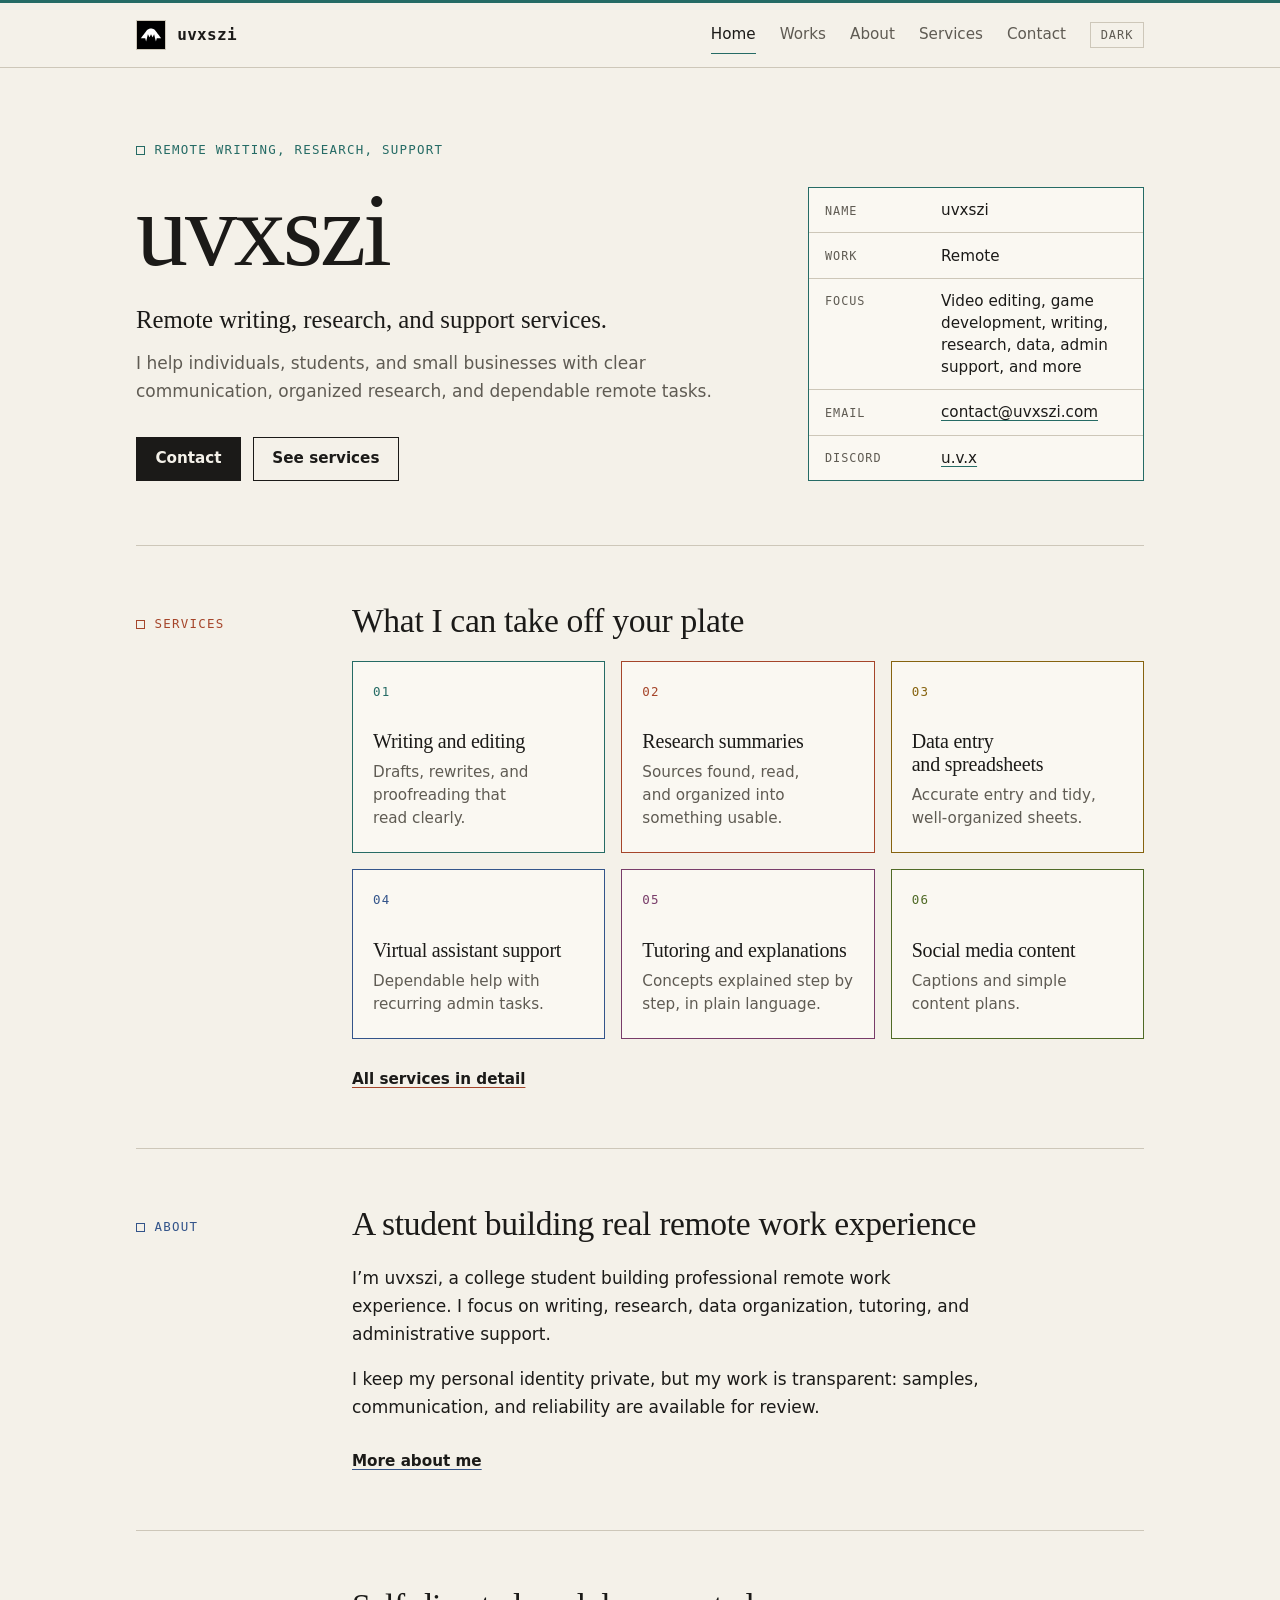
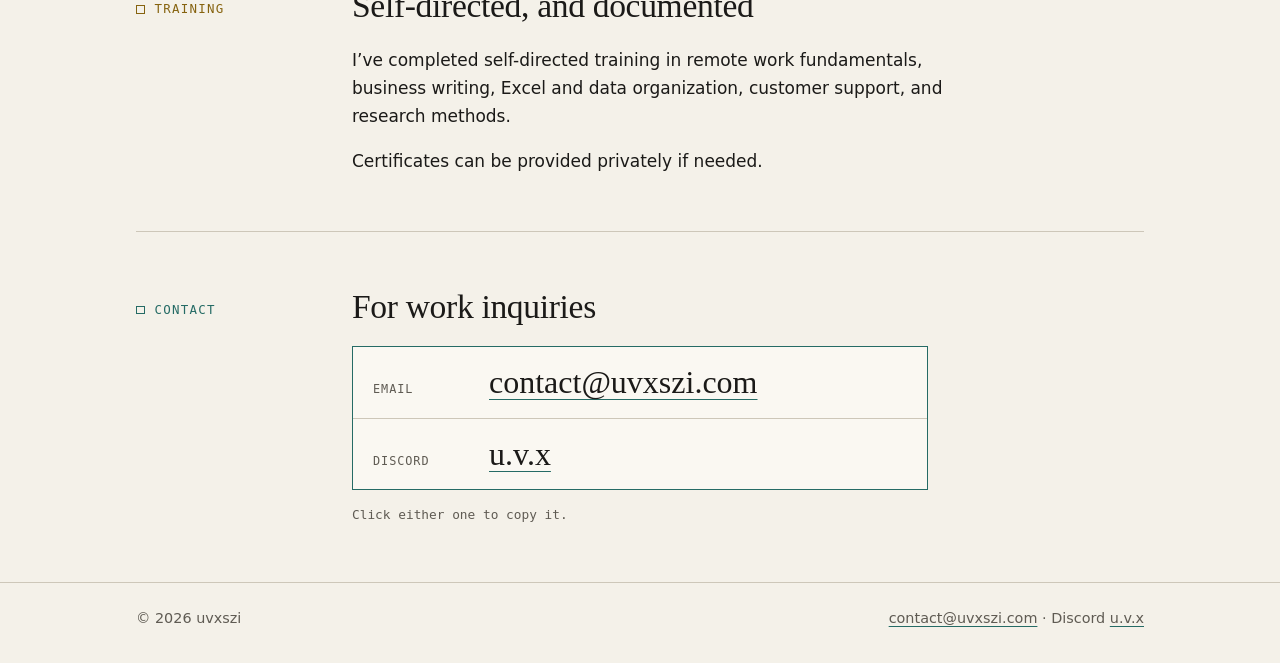
<file: index.html>
<!--suppress HtmlUnknownTarget -->
<!doctype html>
<html lang="en">
<head>
  <meta charset="utf-8">
  <meta name="viewport" content="width=device-width, initial-scale=1">
  <title>uvxszi: Remote writing, research, and support</title>
  <meta name="description" content="uvxszi offers remote writing, research, and support services for individuals, students, and small businesses.">
  <link rel="canonical" href="https://uvxszi.com/">
  <meta property="og:type" content="website">
  <meta property="og:title" content="uvxszi: Remote writing, research, and support">
  <meta property="og:description" content="Clear communication, organized research, and dependable remote tasks.">
  <meta property="og:url" content="https://uvxszi.com/">
  <script type="application/ld+json">
  {
    "@context": "https://schema.org",
    "@graph": [
      {
        "@type": "WebSite",
        "@id": "https://uvxszi.com/#website",
        "url": "https://uvxszi.com/",
        "name": "uvxszi",
        "description": "Remote writing, research, and support services.",
        "publisher": {
          "@id": "https://uvxszi.com/#uvxszi"
        }
      },
      {
        "@type": "Person",
        "@id": "https://uvxszi.com/#uvxszi",
        "name": "uvxszi",
        "url": "https://uvxszi.com/",
        "image": "https://uvxszi.com/brand/bimi-logo.svg",
        "email": "contact@uvxszi.com",
        "description": "I’m uvxszi, a college student building professional remote work experience.",
        "knowsAbout": [
          "Writing and editing",
          "Research",
          "Data organization",
          "Tutoring",
          "Administrative support"
        ]
      }
    ]
  }
  </script>
  <link rel="icon" href="/favicon.ico" sizes="16x16 32x32 48x48">
  <link rel="stylesheet" href="/assets/style.css">
  <script>try { var t = localStorage.getItem('theme'); if (t) document.documentElement.dataset.theme = t; } catch (e) {}</script>
</head>
<body>
  <a class="skip" href="#main">Skip to content</a>

  <header class="site-header">
    <div class="wrap bar">
      <a class="brand" href="/">
        <img src="/brand/bimi-logo.svg" alt="" width="30" height="30">
        <span>uvxszi</span>
      </a>
      <nav class="nav" aria-label="Main">
        <a href="/" aria-current="page">Home</a>
        <a href="/works">Works</a>
        <a href="/about">About</a>
        <a href="/services">Services</a>
        <a href="/contact">Contact</a>
      </nav>
      <button class="theme-toggle" type="button" hidden>dark</button>
    </div>
  </header>

  <main id="main" class="wrap">
    <section class="hero">
      <div>
        <p class="label">Remote writing, research, support</p>
        <h1>uvxszi</h1>
        <p class="lead">Remote writing, research, and support services.</p>
        <p>I help individuals, students, and small businesses with clear communication, organized research, and dependable remote tasks.</p>
        <div class="actions">
          <a class="btn btn-primary" href="/contact">Contact</a>
          <a class="btn" href="/services">See services</a>
        </div>
      </div>

      <dl class="facts">
        <div>
          <dt>Name</dt>
          <dd>uvxszi</dd>
        </div>
        <div>
          <dt>Work</dt>
          <dd>Remote</dd>
        </div>
        <div>
          <dt>Focus</dt>
          <dd>Video editing, game development, writing, research, data, admin support, and more</dd>
        </div>
        <div>
          <dt>Email</dt>
          <dd><a href="mailto:contact@uvxszi.com" data-copy="contact@uvxszi.com">contact@uvxszi.com</a></dd>
        </div>
        <div>
          <dt>Discord</dt>
          <dd><button type="button" data-copy="u.v.x">u.v.x</button></dd>
        </div>
      </dl>
    </section>

    <section class="section c-rust" aria-labelledby="services-title">
      <p class="label">Services</p>
      <div>
        <h2 id="services-title">What I can take off your plate</h2>
        <div class="cards">
          <a class="card c-teal" href="/services#writing">
            <span class="num">01</span>
            <h3>Writing and editing</h3>
            <p>Drafts, rewrites, and proofreading that read clearly.</p>
          </a>
          <a class="card c-rust" href="/services#research">
            <span class="num">02</span>
            <h3>Research summaries</h3>
            <p>Sources found, read, and organized into something usable.</p>
          </a>
          <a class="card c-ochre" href="/services#data">
            <span class="num">03</span>
            <h3>Data entry and spreadsheets</h3>
            <p>Accurate entry and tidy, well-organized sheets.</p>
          </a>
          <a class="card c-blue" href="/services#assistant">
            <span class="num">04</span>
            <h3>Virtual assistant support</h3>
            <p>Dependable help with recurring admin tasks.</p>
          </a>
          <a class="card c-plum" href="/services#tutoring">
            <span class="num">05</span>
            <h3>Tutoring and explanations</h3>
            <p>Concepts explained step by step, in plain language.</p>
          </a>
          <a class="card c-moss" href="/services#social">
            <span class="num">06</span>
            <h3>Social media content</h3>
            <p>Captions and simple content plans.</p>
          </a>
        </div>
        <p class="more"><a href="/services">All services in detail</a></p>
      </div>
    </section>

    <section class="section c-blue" aria-labelledby="about-title">
      <p class="label">About</p>
      <div>
        <h2 id="about-title">A student building real remote work experience</h2>
        <p>I’m uvxszi, a college student building professional remote work experience. I focus on writing, research, data organization, tutoring, and administrative support.</p>
        <p>I keep my personal identity private, but my work is transparent: samples, communication, and reliability are available for review.</p>
        <p class="more"><a href="/about">More about me</a></p>
      </div>
    </section>

    <section class="section c-ochre" aria-labelledby="training-title">
      <p class="label">Training</p>
      <div>
        <h2 id="training-title">Self-directed, and documented</h2>
        <p>I’ve completed self-directed training in remote work fundamentals, business writing, Excel and data organization, customer support, and research methods.</p>
        <p>Certificates can be provided privately if needed.</p>
      </div>
    </section>

    <section class="section c-teal" aria-labelledby="contact-title">
      <p class="label">Contact</p>
      <div>
        <h2 id="contact-title">For work inquiries</h2>
        <dl class="facts facts-lg">
          <div>
            <dt>Email</dt>
            <dd><a href="mailto:contact@uvxszi.com" data-copy="contact@uvxszi.com">contact@uvxszi.com</a></dd>
          </div>
          <div>
            <dt>Discord</dt>
            <dd><button type="button" data-copy="u.v.x">u.v.x</button></dd>
          </div>
        </dl>
        <p class="hint copy-hint" hidden>Click either one to copy it.</p>
      </div>
    </section>
  </main>

  <footer class="site-footer">
    <div class="wrap">
      <p>© 2026 uvxszi</p>
      <p><a href="mailto:contact@uvxszi.com" data-copy="contact@uvxszi.com">contact@uvxszi.com</a> · Discord <button type="button" data-copy="u.v.x">u.v.x</button></p>
    </div>
  </footer>

  <script src="/assets/script.js"></script>
</body>
</html>
</file>
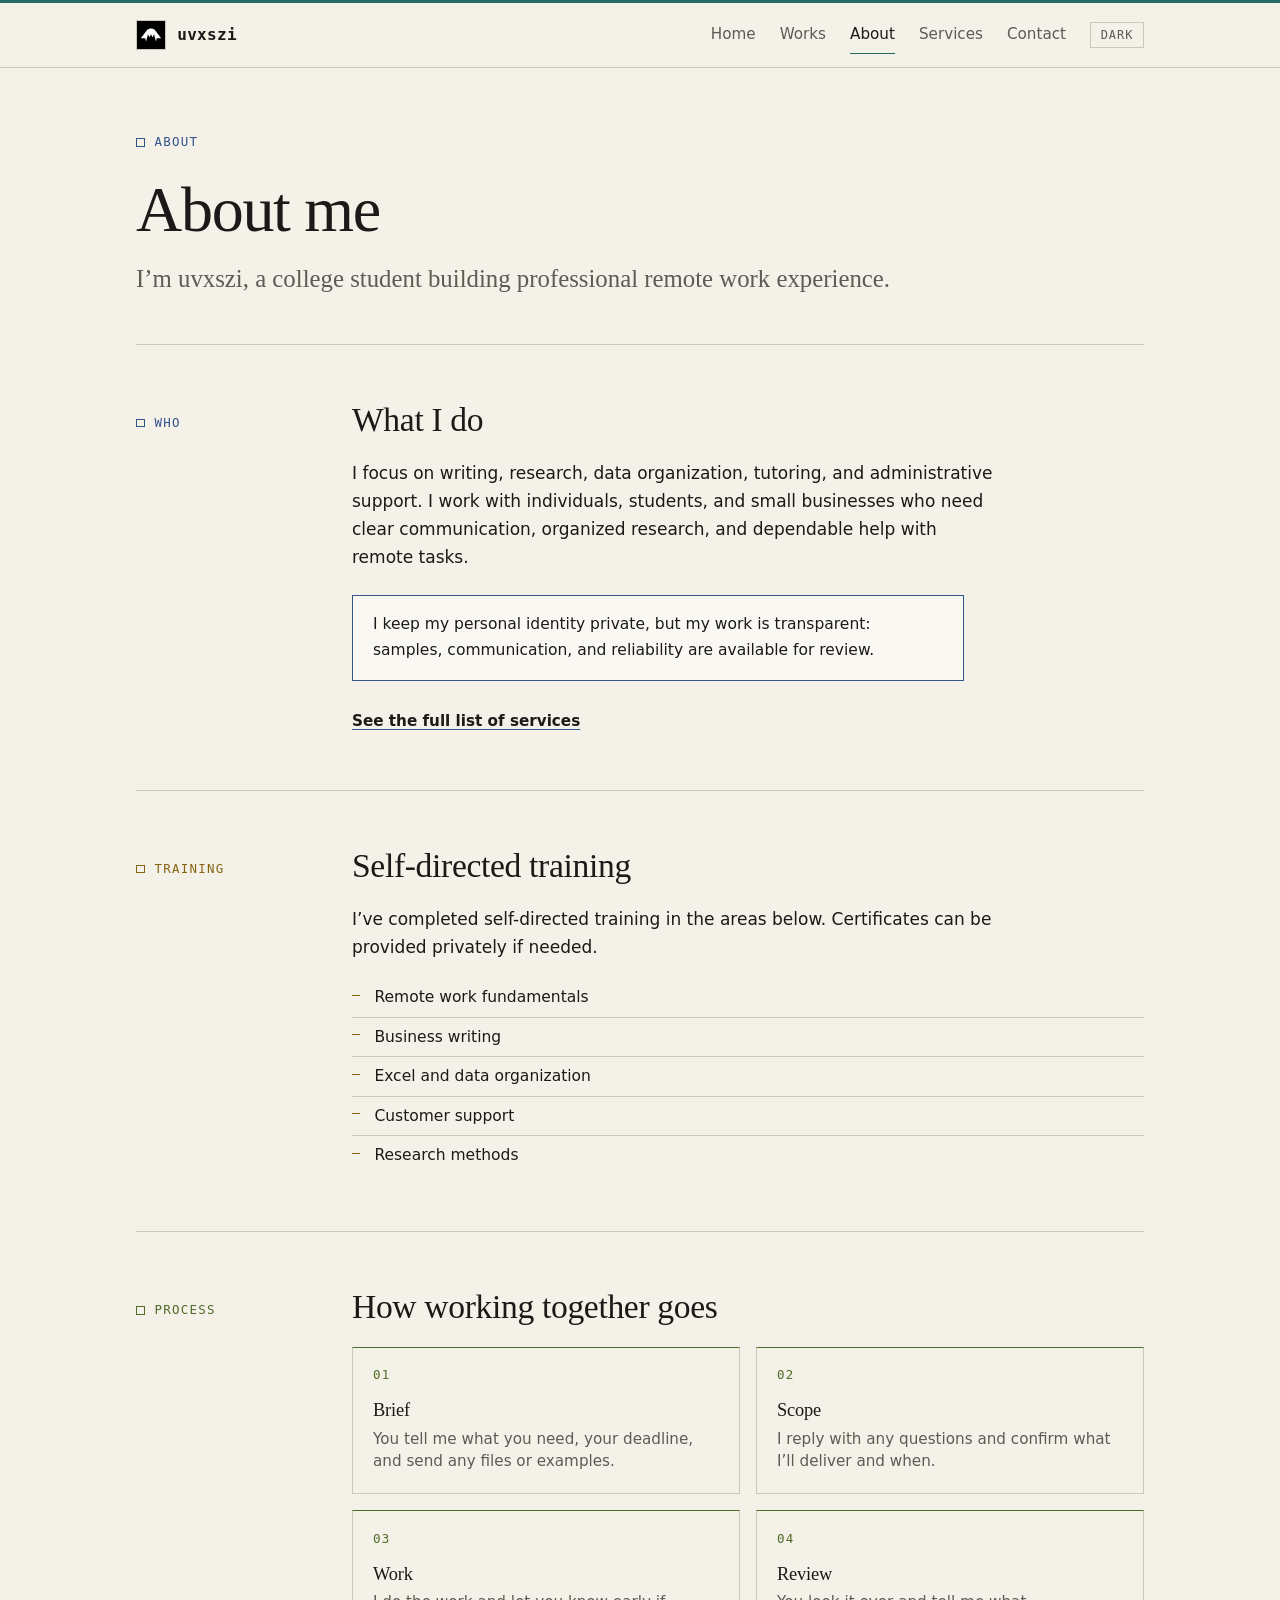
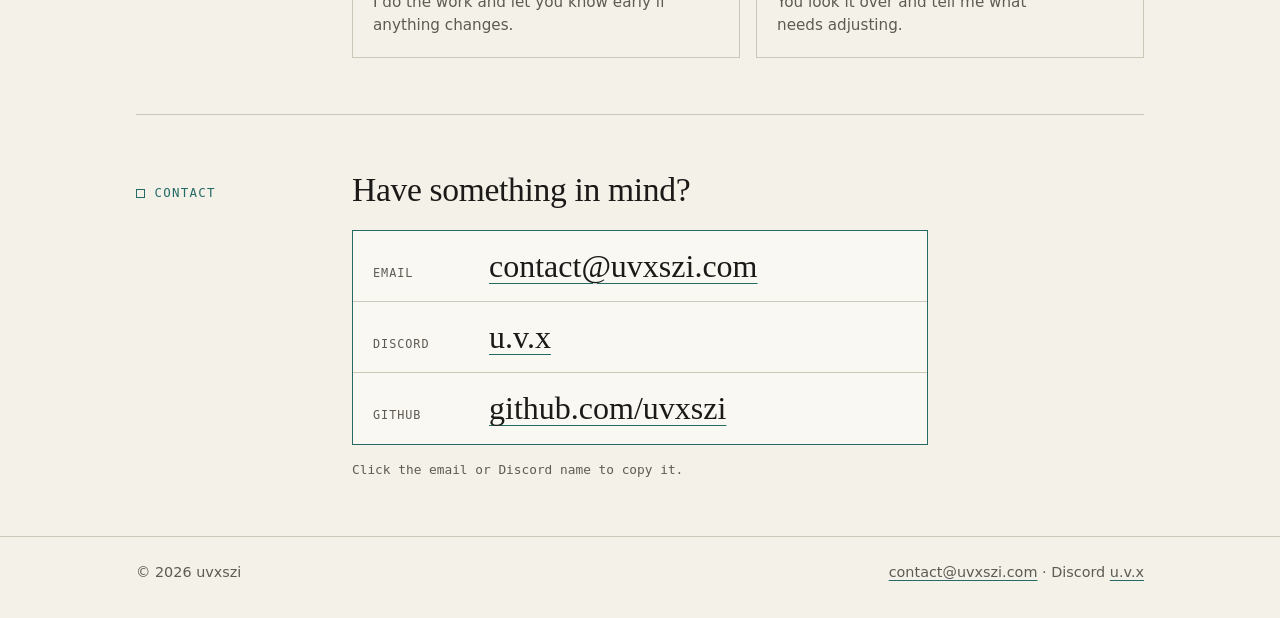
<file: about.html>
<!doctype html>
<html lang="en">
<head>
  <meta charset="utf-8">
  <meta name="viewport" content="width=device-width, initial-scale=1">
  <title>About uvxszi: Student offering remote writing, research, and support</title>
  <meta name="description" content="About uvxszi: a college student offering remote writing, research, data, tutoring, and administrative support.">
  <link rel="canonical" href="https://uvxszi.com/about">
  <meta property="og:type" content="website">
  <meta property="og:title" content="About uvxszi: Student offering remote writing, research, and support">
  <meta property="og:description" content="A college student building professional remote work experience.">
  <meta property="og:url" content="https://uvxszi.com/about">
  <script type="application/ld+json">
  {
    "@context": "https://schema.org",
    "@type": "ProfilePage",
    "url": "https://uvxszi.com/about",
    "name": "About uvxszi",
    "mainEntity": {
      "@type": "Person",
      "@id": "https://uvxszi.com/#uvxszi",
      "name": "uvxszi",
      "url": "https://uvxszi.com/",
      "image": "https://uvxszi.com/brand/bimi-logo.svg",
      "email": "contact@uvxszi.com",
      "description": "I’m uvxszi, a college student building professional remote work experience."
    }
  }
  </script>
  <link rel="icon" href="/favicon.ico" sizes="16x16 32x32 48x48">
  <link rel="stylesheet" href="/assets/style.css">
  <script>try { var t = localStorage.getItem('theme'); if (t) document.documentElement.dataset.theme = t; } catch (e) {}</script>
</head>
<body>
  <a class="skip" href="#main">Skip to content</a>

  <header class="site-header">
    <div class="wrap bar">
      <a class="brand" href="/">
        <img src="/brand/bimi-logo.svg" alt="" width="30" height="30">
        <span>uvxszi</span>
      </a>
      <nav class="nav" aria-label="Main">
        <a href="/">Home</a>
        <a href="/works">Works</a>
        <a href="/about" aria-current="page">About</a>
        <a href="/services">Services</a>
        <a href="/contact">Contact</a>
      </nav>
      <button class="theme-toggle" type="button" hidden>dark</button>
    </div>
  </header>

  <main id="main" class="wrap">
    <div class="page-head c-blue">
      <p class="label">About</p>
      <h1>About me</h1>
      <p class="lead">I’m uvxszi, a college student building professional remote work experience.</p>
    </div>

    <section class="section c-blue" aria-labelledby="who-title">
      <p class="label">Who</p>
      <div>
        <h2 id="who-title">What I do</h2>
        <p>I focus on writing, research, data organization, tutoring, and administrative support. I work with individuals, students, and small businesses who need clear communication, organized research, and dependable help with remote tasks.</p>
        <p class="note">I keep my personal identity private, but my work is transparent: samples, communication, and reliability are available for review.</p>
        <p class="more"><a href="/services">See the full list of services</a></p>
      </div>
    </section>

    <section class="section c-ochre" aria-labelledby="training-title">
      <p class="label">Training</p>
      <div>
        <h2 id="training-title">Self-directed training</h2>
        <p>I’ve completed self-directed training in the areas below. Certificates can be provided privately if needed.</p>
        <ul class="ticks">
          <li>Remote work fundamentals</li>
          <li>Business writing</li>
          <li>Excel and data organization</li>
          <li>Customer support</li>
          <li>Research methods</li>
        </ul>
      </div>
    </section>

    <section class="section c-moss" aria-labelledby="process-title">
      <p class="label">Process</p>
      <div>
        <h2 id="process-title">How working together goes</h2>
        <ol class="steps">
          <li>
            <h3>Brief</h3>
            <p>You tell me what you need, your deadline, and send any files or examples.</p>
          </li>
          <li>
            <h3>Scope</h3>
            <p>I reply with any questions and confirm what I’ll deliver and when.</p>
          </li>
          <li>
            <h3>Work</h3>
            <p>I do the work and let you know early if anything changes.</p>
          </li>
          <li>
            <h3>Review</h3>
            <p>You look it over and tell me what needs adjusting.</p>
          </li>
        </ol>
      </div>
    </section>

    <section class="section c-teal" aria-labelledby="contact-title">
      <p class="label">Contact</p>
      <div>
        <h2 id="contact-title">Have something in mind?</h2>
        <dl class="facts facts-lg">
          <div>
            <dt>Email</dt>
            <dd><a href="mailto:contact@uvxszi.com" data-copy="contact@uvxszi.com">contact@uvxszi.com</a></dd>
          </div>
          <div>
            <dt>Discord</dt>
            <dd><button type="button" data-copy="u.v.x">u.v.x</button></dd>
          </div>
          <div>
            <dt>GitHub</dt>
            <dd><a href="https://github.com/uvxszi">github.com/uvxszi</a></dd>
          </div>
        </dl>
        <p class="hint copy-hint" hidden>Click the email or Discord name to copy it.</p>
      </div>
    </section>
  </main>

  <footer class="site-footer">
    <div class="wrap">
      <p>© 2026 uvxszi</p>
      <p><a href="mailto:contact@uvxszi.com" data-copy="contact@uvxszi.com">contact@uvxszi.com</a> · Discord <button type="button" data-copy="u.v.x">u.v.x</button></p>
    </div>
  </footer>

  <script src="/assets/script.js"></script>
</body>
</html>
</file>
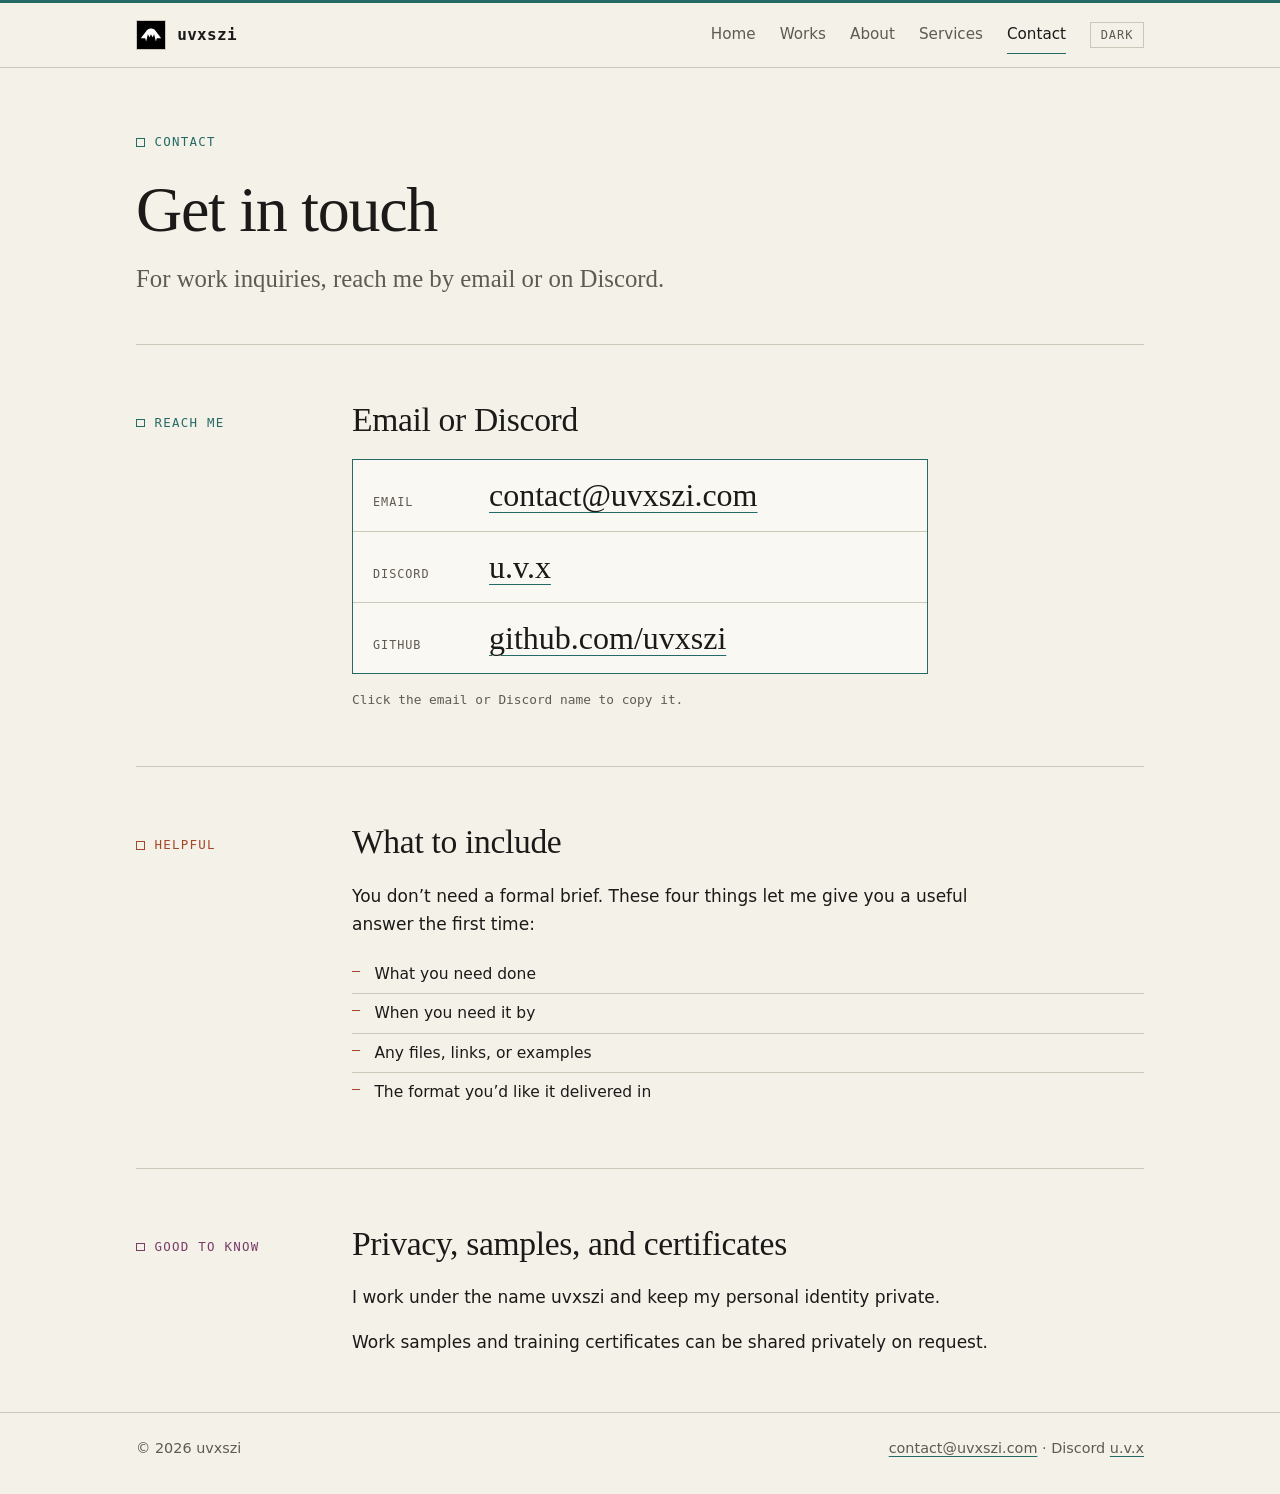
<file: contact.html>
<!doctype html>
<html lang="en">
<head>
  <meta charset="utf-8">
  <meta name="viewport" content="width=device-width, initial-scale=1">
  <title>Contact uvxszi: Email and Discord for work inquiries</title>
  <meta name="description" content="Contact uvxszi for remote writing, research, and support work: contact@uvxszi.com, or u.v.x on Discord.">
  <link rel="canonical" href="https://uvxszi.com/contact">
  <meta property="og:type" content="website">
  <meta property="og:title" content="Contact uvxszi: Email and Discord for work inquiries">
  <meta property="og:description" content="For work inquiries: contact@uvxszi.com, or u.v.x on Discord.">
  <meta property="og:url" content="https://uvxszi.com/contact">
  <script type="application/ld+json">
  {
    "@context": "https://schema.org",
    "@type": "ContactPage",
    "url": "https://uvxszi.com/contact",
    "name": "Contact uvxszi",
    "mainEntity": {
      "@type": "Person",
      "@id": "https://uvxszi.com/#uvxszi",
      "name": "uvxszi",
      "url": "https://uvxszi.com/",
      "image": "https://uvxszi.com/brand/bimi-logo.svg",
      "email": "contact@uvxszi.com"
    }
  }
  </script>
  <link rel="icon" href="/favicon.ico" sizes="16x16 32x32 48x48">
  <link rel="stylesheet" href="/assets/style.css">
  <script>try { var t = localStorage.getItem('theme'); if (t) document.documentElement.dataset.theme = t; } catch (e) {}</script>
</head>
<body>
  <a class="skip" href="#main">Skip to content</a>

  <header class="site-header">
    <div class="wrap bar">
      <a class="brand" href="/">
        <img src="/brand/bimi-logo.svg" alt="" width="30" height="30">
        <span>uvxszi</span>
      </a>
      <nav class="nav" aria-label="Main">
        <a href="/">Home</a>
        <a href="/works">Works</a>
        <a href="/about">About</a>
        <a href="/services">Services</a>
        <a href="/contact" aria-current="page">Contact</a>
      </nav>
      <button class="theme-toggle" type="button" hidden>dark</button>
    </div>
  </header>

  <main id="main" class="wrap">
    <div class="page-head c-teal">
      <p class="label">Contact</p>
      <h1>Get in touch</h1>
      <p class="lead">For work inquiries, reach me by email or on Discord.</p>
    </div>

    <section class="section c-teal" aria-labelledby="reach-title">
      <p class="label">Reach me</p>
      <div>
        <h2 id="reach-title">Email or Discord</h2>
        <dl class="facts facts-lg">
          <div>
            <dt>Email</dt>
            <dd><a href="mailto:contact@uvxszi.com" data-copy="contact@uvxszi.com">contact@uvxszi.com</a></dd>
          </div>
          <div>
            <dt>Discord</dt>
            <dd><button type="button" data-copy="u.v.x">u.v.x</button></dd>
          </div>
          <div>
            <dt>GitHub</dt>
            <dd><a href="https://github.com/uvxszi">github.com/uvxszi</a></dd>
          </div>
        </dl>
        <p class="hint copy-hint" hidden>Click the email or Discord name to copy it.</p>
      </div>
    </section>

    <section class="section c-rust" aria-labelledby="include-title">
      <p class="label">Helpful</p>
      <div>
        <h2 id="include-title">What to include</h2>
        <p>You don’t need a formal brief. These four things let me give you a useful answer the first time:</p>
        <ul class="ticks">
          <li>What you need done</li>
          <li>When you need it by</li>
          <li>Any files, links, or examples</li>
          <li>The format you’d like it delivered in</li>
        </ul>
      </div>
    </section>

    <section class="section c-plum" aria-labelledby="privacy-title">
      <p class="label">Good to know</p>
      <div>
        <h2 id="privacy-title">Privacy, samples, and certificates</h2>
        <p>I work under the name uvxszi and keep my personal identity private.</p>
        <p>Work samples and training certificates can be shared privately on request.</p>
      </div>
    </section>
  </main>

  <footer class="site-footer">
    <div class="wrap">
      <p>© 2026 uvxszi</p>
      <p><a href="mailto:contact@uvxszi.com" data-copy="contact@uvxszi.com">contact@uvxszi.com</a> · Discord <button type="button" data-copy="u.v.x">u.v.x</button></p>
    </div>
  </footer>

  <script src="/assets/script.js"></script>
</body>
</html>
</file>
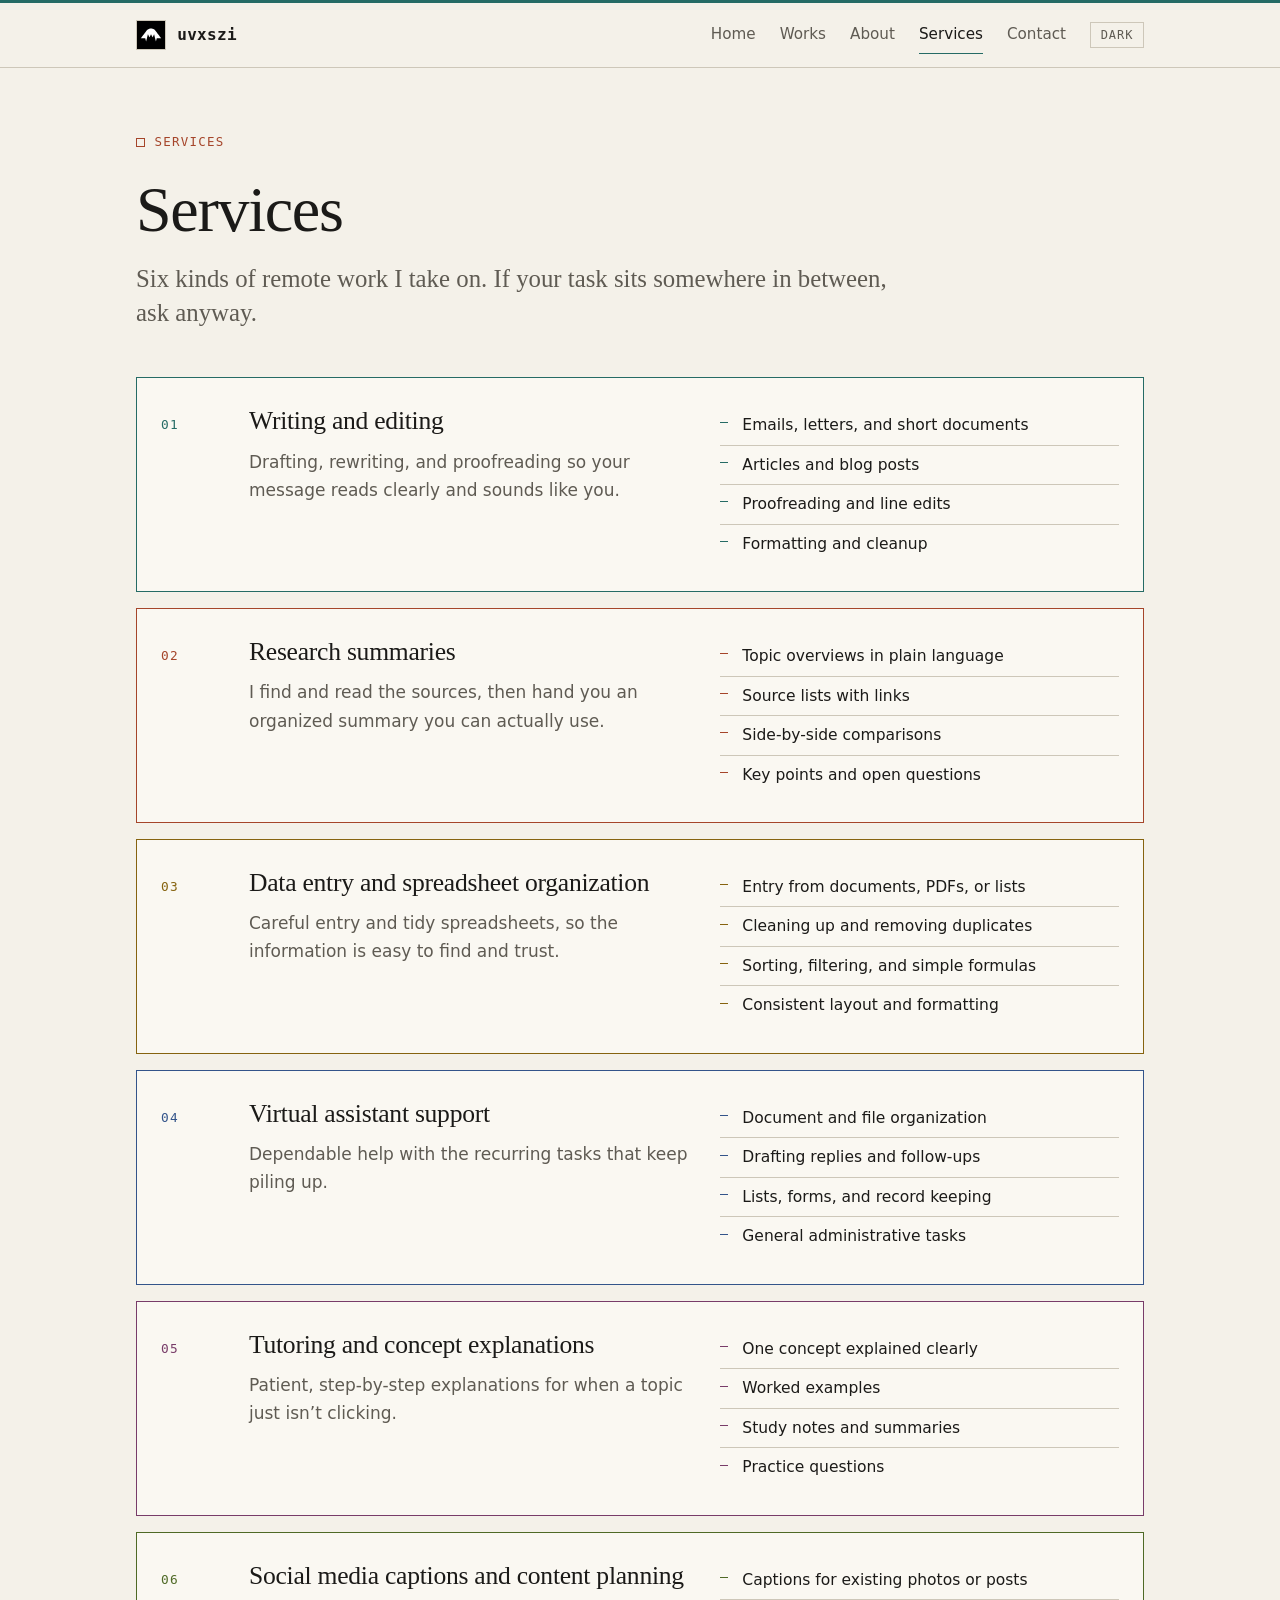
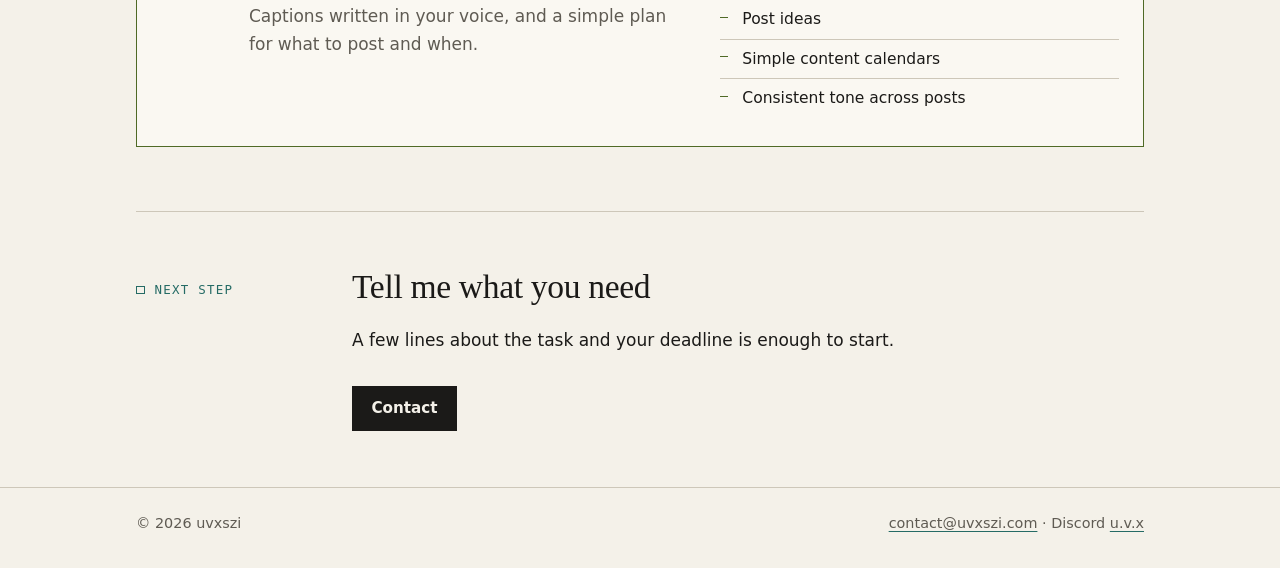
<file: services.html>
<!doctype html>
<html lang="en">
<head>
  <meta charset="utf-8">
  <meta name="viewport" content="width=device-width, initial-scale=1">
  <title>Services by uvxszi: Remote writing, research, data, and admin support</title>
  <meta name="description" content="Remote services from uvxszi: writing and editing, research summaries, data entry, virtual assistant support, tutoring, and social media content.">
  <link rel="canonical" href="https://uvxszi.com/services">
  <meta property="og:type" content="website">
  <meta property="og:title" content="Services by uvxszi: Remote writing, research, data, and admin support">
  <meta property="og:description" content="Writing, research, data, admin support, tutoring, and social media content.">
  <meta property="og:url" content="https://uvxszi.com/services">
  <script type="application/ld+json">
  {
    "@context": "https://schema.org",
    "@type": "ItemList",
    "name": "Services by uvxszi",
    "url": "https://uvxszi.com/services",
    "itemListElement": [
      {
        "@type": "ListItem",
        "position": 1,
        "item": {
          "@type": "Service",
          "name": "Writing and editing",
          "description": "Drafting, rewriting, and proofreading so your message reads clearly and sounds like you.",
          "url": "https://uvxszi.com/services#writing",
          "provider": {
            "@id": "https://uvxszi.com/#uvxszi"
          }
        }
      },
      {
        "@type": "ListItem",
        "position": 2,
        "item": {
          "@type": "Service",
          "name": "Research summaries",
          "description": "I find and read the sources, then hand you an organized summary you can actually use.",
          "url": "https://uvxszi.com/services#research",
          "provider": {
            "@id": "https://uvxszi.com/#uvxszi"
          }
        }
      },
      {
        "@type": "ListItem",
        "position": 3,
        "item": {
          "@type": "Service",
          "name": "Data entry and spreadsheet organization",
          "description": "Careful entry and tidy spreadsheets, so the information is easy to find and trust.",
          "url": "https://uvxszi.com/services#data",
          "provider": {
            "@id": "https://uvxszi.com/#uvxszi"
          }
        }
      },
      {
        "@type": "ListItem",
        "position": 4,
        "item": {
          "@type": "Service",
          "name": "Virtual assistant support",
          "description": "Dependable help with the recurring tasks that keep piling up.",
          "url": "https://uvxszi.com/services#assistant",
          "provider": {
            "@id": "https://uvxszi.com/#uvxszi"
          }
        }
      },
      {
        "@type": "ListItem",
        "position": 5,
        "item": {
          "@type": "Service",
          "name": "Tutoring and concept explanations",
          "description": "Patient, step-by-step explanations for when a topic just isn’t clicking.",
          "url": "https://uvxszi.com/services#tutoring",
          "provider": {
            "@id": "https://uvxszi.com/#uvxszi"
          }
        }
      },
      {
        "@type": "ListItem",
        "position": 6,
        "item": {
          "@type": "Service",
          "name": "Social media captions and content planning",
          "description": "Captions written in your voice, and a simple plan for what to post and when.",
          "url": "https://uvxszi.com/services#social",
          "provider": {
            "@id": "https://uvxszi.com/#uvxszi"
          }
        }
      }
    ]
  }
  </script>
  <link rel="icon" href="/favicon.ico" sizes="16x16 32x32 48x48">
  <link rel="stylesheet" href="/assets/style.css">
  <script>try { var t = localStorage.getItem('theme'); if (t) document.documentElement.dataset.theme = t; } catch (e) {}</script>
</head>
<body>
  <a class="skip" href="#main">Skip to content</a>

  <header class="site-header">
    <div class="wrap bar">
      <a class="brand" href="/">
        <img src="/brand/bimi-logo.svg" alt="" width="30" height="30">
        <span>uvxszi</span>
      </a>
      <nav class="nav" aria-label="Main">
        <a href="/">Home</a>
        <a href="/works">Works</a>
        <a href="/about">About</a>
        <a href="/services" aria-current="page">Services</a>
        <a href="/contact">Contact</a>
      </nav>
      <button class="theme-toggle" type="button" hidden>dark</button>
    </div>
  </header>

  <main id="main" class="wrap">
    <div class="page-head c-rust">
      <p class="label">Services</p>
      <h1>Services</h1>
      <p class="lead">Six kinds of remote work I take on. If your task sits somewhere in between, ask anyway.</p>
    </div>

    <div class="services">
      <section class="service c-teal" id="writing" aria-labelledby="writing-title">
        <span class="num">01</span>
        <div>
          <h2 id="writing-title">Writing and editing</h2>
          <p>Drafting, rewriting, and proofreading so your message reads clearly and sounds like you.</p>
        </div>
        <ul class="ticks">
          <li>Emails, letters, and short documents</li>
          <li>Articles and blog posts</li>
          <li>Proofreading and line edits</li>
          <li>Formatting and cleanup</li>
        </ul>
      </section>

      <section class="service c-rust" id="research" aria-labelledby="research-title">
        <span class="num">02</span>
        <div>
          <h2 id="research-title">Research summaries</h2>
          <p>I find and read the sources, then hand you an organized summary you can actually use.</p>
        </div>
        <ul class="ticks">
          <li>Topic overviews in plain language</li>
          <li>Source lists with links</li>
          <li>Side-by-side comparisons</li>
          <li>Key points and open questions</li>
        </ul>
      </section>

      <section class="service c-ochre" id="data" aria-labelledby="data-title">
        <span class="num">03</span>
        <div>
          <h2 id="data-title">Data entry and spreadsheet organization</h2>
          <p>Careful entry and tidy spreadsheets, so the information is easy to find and trust.</p>
        </div>
        <ul class="ticks">
          <li>Entry from documents, PDFs, or lists</li>
          <li>Cleaning up and removing duplicates</li>
          <li>Sorting, filtering, and simple formulas</li>
          <li>Consistent layout and formatting</li>
        </ul>
      </section>

      <section class="service c-blue" id="assistant" aria-labelledby="assistant-title">
        <span class="num">04</span>
        <div>
          <h2 id="assistant-title">Virtual assistant support</h2>
          <p>Dependable help with the recurring tasks that keep piling up.</p>
        </div>
        <ul class="ticks">
          <li>Document and file organization</li>
          <li>Drafting replies and follow-ups</li>
          <li>Lists, forms, and record keeping</li>
          <li>General administrative tasks</li>
        </ul>
      </section>

      <section class="service c-plum" id="tutoring" aria-labelledby="tutoring-title">
        <span class="num">05</span>
        <div>
          <h2 id="tutoring-title">Tutoring and concept explanations</h2>
          <p>Patient, step-by-step explanations for when a topic just isn’t clicking.</p>
        </div>
        <ul class="ticks">
          <li>One concept explained clearly</li>
          <li>Worked examples</li>
          <li>Study notes and summaries</li>
          <li>Practice questions</li>
        </ul>
      </section>

      <section class="service c-moss" id="social" aria-labelledby="social-title">
        <span class="num">06</span>
        <div>
          <h2 id="social-title">Social media captions and content planning</h2>
          <p>Captions written in your voice, and a simple plan for what to post and when.</p>
        </div>
        <ul class="ticks">
          <li>Captions for existing photos or posts</li>
          <li>Post ideas</li>
          <li>Simple content calendars</li>
          <li>Consistent tone across posts</li>
        </ul>
      </section>
    </div>

    <section class="section c-teal" aria-labelledby="contact-title">
      <p class="label">Next step</p>
      <div>
        <h2 id="contact-title">Tell me what you need</h2>
        <p>A few lines about the task and your deadline is enough to start.</p>
        <div class="actions">
          <a class="btn btn-primary" href="/contact">Contact</a>
        </div>
      </div>
    </section>
  </main>

  <footer class="site-footer">
    <div class="wrap">
      <p>© 2026 uvxszi</p>
      <p><a href="mailto:contact@uvxszi.com" data-copy="contact@uvxszi.com">contact@uvxszi.com</a> · Discord <button type="button" data-copy="u.v.x">u.v.x</button></p>
    </div>
  </footer>

  <script src="/assets/script.js"></script>
</body>
</html>
</file>
<file: assets/style.css>
/* uvxszi.com — plain CSS, no build step. */

:root {
  color-scheme: light;
  --bg: #f4f1e9;
  --surface: #faf8f2;
  --ink: #1b1a18;
  --muted: #5f5b53;
  --line: #cdc7b9;
  --teal: #256b65;
  --rust: #a5452a;
  --ochre: #86630f;
  --blue: #33548a;
  --plum: #783c69;
  --moss: #4f6a26;

  --accent: var(--teal);
  --serif: "Iowan Old Style", "Palatino Linotype", Palatino, "Book Antiqua", Georgia;
  --sans: system-ui, -apple-system, "Segoe UI", Roboto, "Helvetica Neue", Arial;
  --mono: ui-monospace, "Cascadia Mono", "Cascadia Code", Consolas, Menlo, "DejaVu Sans Mono";
}

@media (prefers-color-scheme: dark) {
  :root:not([data-theme="light"]) {
    color-scheme: dark;
    --bg: #121413;
    --surface: #181b1a;
    --ink: #e7e3d9;
    --muted: #a19d93;
    --line: #343938;
    --teal: #6fbdb1;
    --rust: #e58b68;
    --ochre: #d7b15d;
    --blue: #90b2e4;
    --plum: #cf95c1;
    --moss: #a6c279;
  }
}

:root[data-theme="dark"] {
  color-scheme: dark;
  --bg: #121413;
  --surface: #181b1a;
  --ink: #e7e3d9;
  --muted: #a19d93;
  --line: #343938;
  --teal: #6fbdb1;
  --rust: #e58b68;
  --ochre: #d7b15d;
  --blue: #90b2e4;
  --plum: #cf95c1;
  --moss: #a6c279;
}

.c-teal { --c: var(--teal); }
.c-rust { --c: var(--rust); }
.c-ochre { --c: var(--ochre); }
.c-blue { --c: var(--blue); }
.c-plum { --c: var(--plum); }
.c-moss { --c: var(--moss); }

/* Base */

*,
*::before,
*::after {
  box-sizing: border-box;
}

html {
  -webkit-text-size-adjust: 100%;
  text-size-adjust: 100%;
}

body {
  margin: 0;
  border-top: 3px solid var(--accent);
  background: var(--bg);
  color: var(--ink);
  font-family: var(--sans), sans-serif;
  font-size: 1.0625rem;
  line-height: 1.65;
}

::selection {
  background: var(--accent);
  color: var(--bg);
}

h1,
h2,
h3 {
  margin: 0;
  font-family: var(--serif), serif;
  font-weight: 500;
  line-height: 1.15;
  letter-spacing: -0.01em;
  text-wrap: balance;
}

h2 {
  font-size: clamp(1.6rem, 3.6vw, 2.1rem);
}

h3 {
  font-size: 1.25rem;
}

p {
  margin: 0 0 1em;
  max-width: 62ch;
  text-wrap: pretty;
}

p:last-child {
  margin-bottom: 0;
}

a {
  color: inherit;
  text-decoration: underline;
  text-decoration-color: var(--c, var(--accent));
  text-decoration-thickness: 1px;
  text-underline-offset: 0.2em;
}

a:hover {
  color: var(--c, var(--accent));
}

:focus-visible {
  outline: 2px solid var(--c, var(--accent));
  outline-offset: 3px;
}

ul,
ol {
  margin: 0;
  padding: 0;
  list-style: none;
}

[hidden] {
  display: none !important;
}

.sr-only {
  position: absolute;
  width: 1px;
  height: 1px;
  overflow: hidden;
  clip-path: inset(50%);
  white-space: nowrap;
}

.wrap {
  max-width: 66rem;
  margin: 0 auto;
  padding: 0 1.5rem;
}

.skip {
  position: absolute;
  left: -999rem;
  padding: 0.5rem 0.75rem;
  background: var(--ink);
  color: var(--bg);
}

.skip:focus {
  left: 0.5rem;
  top: 0.5rem;
  z-index: 10;
}

/* Header */

.site-header {
  border-bottom: 1px solid var(--line);
}

.bar {
  display: flex;
  flex-wrap: wrap;
  align-items: center;
  gap: 0.5rem 1.5rem;
  min-height: 4rem;
  padding-top: 0.75rem;
  padding-bottom: 0.75rem;
}

.brand {
  display: inline-flex;
  align-items: center;
  gap: 0.7rem;
  margin-right: auto;
  font-family: var(--mono), monospace;
  font-size: 1rem;
  font-weight: 600;
  letter-spacing: 0.02em;
  text-decoration: none;
}

.brand img {
  display: block;
  width: 30px;
  height: 30px;
  border: 1px solid var(--line);
}

.nav {
  display: flex;
  gap: 1.5rem;
  font-size: 0.95rem;
}

.nav a {
  padding: 0.35rem 0;
  border-bottom: 1px solid transparent;
  color: var(--muted);
  text-decoration: none;
}

.nav a:hover {
  color: var(--ink);
  border-bottom-color: var(--line);
}

.nav a[aria-current="page"] {
  color: var(--ink);
  border-bottom-color: var(--accent);
}

.theme-toggle {
  padding: 0.3rem 0.6rem;
  border: 1px solid var(--line);
  border-radius: 0;
  background: none;
  color: var(--muted);
  font-family: var(--mono), monospace;
  font-size: 0.75rem;
  letter-spacing: 0.08em;
  text-transform: uppercase;
  cursor: pointer;
}

.theme-toggle:hover {
  border-color: var(--accent);
  color: var(--accent);
}

/* Small labels */

.label {
  display: flex;
  align-items: center;
  gap: 0.6rem;
  margin: 0;
  color: var(--c, var(--accent));
  font-family: var(--mono), monospace;
  font-size: 0.78rem;
  letter-spacing: 0.1em;
  text-transform: uppercase;
}

.label::before {
  content: "";
  flex: none;
  width: 0.55rem;
  height: 0.55rem;
  border: 1px solid currentColor;
}

/* Hero */

.hero {
  display: grid;
  grid-template-columns: minmax(0, 1fr) 21rem;
  gap: 3rem;
  align-items: end;
  padding: 4.5rem 0 4rem;
}

.hero h1 {
  margin: 1.25rem 0 1.5rem;
  font-size: clamp(3.5rem, 11vw, 6.5rem);
  line-height: 0.95;
  letter-spacing: -0.03em;
}

.lead {
  margin-bottom: 0.75rem;
  font-family: var(--serif), serif;
  font-size: clamp(1.25rem, 2.6vw, 1.55rem);
  line-height: 1.35;
}

.hero .lead + p {
  color: var(--muted);
}

.actions {
  display: flex;
  flex-wrap: wrap;
  gap: 0.75rem;
  margin-top: 2rem;
}

.btn {
  display: inline-block;
  padding: 0.7rem 1.15rem;
  border: 1px solid var(--ink);
  border-radius: 0;
  background: none;
  color: var(--ink);
  font: inherit;
  font-size: 0.95rem;
  font-weight: 600;
  line-height: 1.3;
  text-decoration: none;
  cursor: pointer;
}

.btn:hover {
  border-color: var(--accent);
  color: var(--accent);
}

.btn-primary {
  background: var(--ink);
  color: var(--bg);
}

.btn-primary:hover {
  border-color: var(--accent);
  background: var(--accent);
  color: var(--bg);
}

/* Facts panel */

.facts {
  margin: 0;
  border: 1px solid var(--c, var(--accent));
  background: var(--surface);
}

.facts div {
  display: grid;
  grid-template-columns: 6.5rem minmax(0, 1fr);
  gap: 0.75rem;
  padding: 0.7rem 1rem;
  border-bottom: 1px solid var(--line);
}

.facts div:last-child {
  border-bottom: 0;
}

.facts dt {
  padding-top: 0.2em;
  color: var(--muted);
  font-family: var(--mono), monospace;
  font-size: 0.74rem;
  letter-spacing: 0.08em;
  text-transform: uppercase;
}

.facts dd {
  margin: 0;
  font-size: 0.95rem;
  line-height: 1.45;
  overflow-wrap: anywhere;
}

.facts-lg {
  max-width: 36rem;
}

.facts-lg div {
  align-items: baseline;
  padding: 1rem 1.25rem;
}

.facts-lg dd {
  font-family: var(--serif), serif;
  font-size: clamp(1.3rem, 4.6vw, 2rem);
  line-height: 1.2;
}

.hint {
  margin-top: 0.9rem;
  color: var(--muted);
  font-family: var(--mono), monospace;
  font-size: 0.8rem;
}

/* Click to copy (email, Discord) */

[data-copy] {
  position: relative;
  cursor: pointer;
}

button[data-copy] {
  padding: 0;
  border: 0;
  border-radius: 0;
  background: none;
  color: inherit;
  font: inherit;
  text-align: left;
  text-decoration: underline;
  text-decoration-color: var(--c, var(--accent));
  text-decoration-thickness: 1px;
  text-underline-offset: 0.2em;
  user-select: text;
}

button[data-copy]:hover {
  color: var(--c, var(--accent));
}

[data-copy].copied::after {
  content: "Copied";
  position: absolute;
  left: 0;
  bottom: calc(100% + 0.35rem);
  padding: 0.15rem 0.45rem;
  border: 1px solid var(--c, var(--accent));
  background: var(--surface);
  color: var(--ink);
  font-family: var(--mono), monospace;
  font-size: 0.72rem;
  font-weight: 400;
  line-height: 1.4;
  letter-spacing: 0.08em;
  text-transform: uppercase;
  white-space: nowrap;
}

/* Sections */

.section {
  display: grid;
  grid-template-columns: 11rem minmax(0, 1fr);
  gap: 1.5rem 2.5rem;
  padding: 3.5rem 0;
  border-top: 1px solid var(--line);
}

.section > .label {
  align-self: start;
  padding-top: 0.75rem;
}

.section h2 {
  margin-bottom: 1.25rem;
}

.more {
  margin-top: 1.75rem;
  font-size: 0.95rem;
  font-weight: 600;
}

/* Page heading (inner pages) */

.page-head {
  padding: 4rem 0 3rem;
}

.page-head h1 {
  margin: 1.25rem 0 1rem;
  font-size: clamp(2.6rem, 7vw, 4rem);
  letter-spacing: -0.02em;
}

.page-head .lead {
  margin-bottom: 0;
  color: var(--muted);
}

/* Cards */

.cards {
  display: grid;
  grid-template-columns: repeat(3, minmax(0, 1fr));
  gap: 1rem;
}

.card {
  display: block;
  padding: 1.25rem 1.25rem 1.4rem;
  border: 1px solid var(--c);
  background: var(--surface);
  color: var(--ink);
  text-decoration: none;
}

.card .num {
  display: block;
  margin-bottom: 1.75rem;
  color: var(--c);
  font-family: var(--mono), monospace;
  font-size: 0.78rem;
  letter-spacing: 0.1em;
}

.card h3 {
  margin-bottom: 0.5rem;
}

.card p {
  color: var(--muted);
  font-size: 0.95rem;
  line-height: 1.5;
}

a.card:hover {
  color: var(--ink);
  box-shadow: 4px 4px 0 var(--c);
}

/* Service rows */

.services {
  display: grid;
  gap: 1rem;
  padding-bottom: 4rem;
}

.service {
  display: grid;
  grid-template-columns: 3.5rem minmax(0, 1.1fr) minmax(0, 1fr);
  gap: 1rem 2rem;
  padding: 1.75rem 1.5rem;
  border: 1px solid var(--c);
  background: var(--surface);
  scroll-margin-top: 1.5rem;
}

.service .num {
  padding-top: 0.5rem;
  color: var(--c);
  font-family: var(--mono), monospace;
  font-size: 0.8rem;
  letter-spacing: 0.1em;
}

.service h2 {
  margin-bottom: 0.75rem;
  font-size: 1.6rem;
}

.service p {
  color: var(--muted);
}

.ticks li {
  position: relative;
  padding: 0.5rem 0 0.5rem 1.4rem;
  border-bottom: 1px solid var(--line);
  font-size: 0.97rem;
  line-height: 1.45;
}

.ticks li:last-child {
  border-bottom: 0;
}

.ticks li::before {
  content: "";
  position: absolute;
  left: 0;
  top: 1.05em;
  width: 0.5rem;
  height: 1px;
  background: var(--c, var(--accent));
}

/* Steps */

.steps {
  counter-reset: step;
  display: grid;
  grid-template-columns: repeat(2, minmax(0, 1fr));
  gap: 1rem;
}

.steps li {
  counter-increment: step;
  padding: 1.1rem 1.25rem 1.25rem;
  border: 1px solid var(--line);
  border-top-color: var(--c, var(--accent));
}

.steps li::before {
  content: "0" counter(step);
  display: block;
  margin-bottom: 0.9rem;
  color: var(--c, var(--accent));
  font-family: var(--mono), monospace;
  font-size: 0.78rem;
  letter-spacing: 0.1em;
}

.steps h3 {
  margin-bottom: 0.4rem;
  font-size: 1.15rem;
}

.steps p {
  color: var(--muted);
  font-size: 0.95rem;
  line-height: 1.5;
}

/* Notes and contact */

.note {
  margin-top: 1.5rem;
  padding: 1rem 1.25rem;
  border: 1px solid var(--c, var(--accent));
  background: var(--surface);
  font-size: 0.97rem;
}

/* Works: tabs inside tabs */

.works {
  padding-bottom: 4.5rem;
}

.tablist {
  display: flex;
  flex-wrap: wrap;
  gap: 0.5rem;
}

.tab {
  padding: 0.6rem 1rem;
  border: 1px solid var(--line);
  border-radius: 0;
  background: none;
  color: var(--muted);
  font: inherit;
  font-size: 0.95rem;
  font-weight: 600;
  line-height: 1.3;
  cursor: pointer;
}

.tab:hover {
  border-color: var(--c, var(--accent));
  color: var(--ink);
}

.tab[aria-selected="true"] {
  border-color: var(--c, var(--accent));
  background: var(--surface);
  color: var(--ink);
}

.subtabs > .tablist {
  gap: 0;
  margin-top: 1.75rem;
  border-bottom: 1px solid var(--line);
}

.subtabs .tab {
  margin-bottom: -1px;
  padding: 0.6rem 0.9rem;
  border: 0;
  border-bottom: 1px solid transparent;
  background: none;
  font-family: var(--mono), monospace;
  font-size: 0.78rem;
  font-weight: 400;
  letter-spacing: 0.08em;
  text-transform: uppercase;
}

.subtabs .tab:hover {
  border-bottom-color: var(--line);
}

.subtabs .tab[aria-selected="true"] {
  border-bottom-color: var(--c, var(--accent));
}

/* Category headings: shown when the panels are stacked (no JS), kept for screen
   readers and search engines once the tabs take over. */
.panel-title {
  margin: 3rem 0 0;
}

.tabs-ready > .panel > .panel-title {
  position: absolute;
  width: 1px;
  height: 1px;
  margin: 0;
  overflow: hidden;
  clip-path: inset(50%);
  white-space: nowrap;
}

.window {
  margin-top: 1.25rem;
  border: 1px solid var(--c, var(--accent));
  background: var(--surface);
}

.window-bar {
  max-width: none;
  margin: 0;
  padding: 0.5rem 1rem;
  border-bottom: 1px solid var(--line);
  color: var(--muted);
  font-family: var(--mono), monospace;
  font-size: 0.74rem;
  letter-spacing: 0.08em;
  text-transform: uppercase;
}

.window-body {
  min-height: 11rem;
  padding: 1.5rem 1rem 1.75rem;
}

.empty {
  color: var(--muted);
}

.count {
  display: inline-block;
  min-width: 1.6em;
  margin-left: 0.6rem;
  padding: 0 0.3em;
  border: 1px solid var(--line);
  color: var(--muted);
  font-family: var(--mono), monospace;
  font-size: 0.72rem;
  font-weight: 400;
  line-height: 1.5;
  letter-spacing: 0;
  text-align: center;
  vertical-align: 0.1em;
}

.count.filled {
  border-color: var(--c, var(--accent));
  color: var(--ink);
}

.item + .item {
  margin-top: 1.5rem;
  padding-top: 1.5rem;
  border-top: 1px solid var(--line);
}

.item {
  display: flex;
  align-items: flex-start;
  gap: 1.1rem;
}

/* Every icon is shown at 64 x 64, whatever size the image file is. */
.item-img {
  flex: none;
  width: 64px;
  height: 64px;
  border: 1px solid var(--line);
  background: var(--bg);
  object-fit: contain;
}

.item h3 {
  margin-bottom: 0.35rem;
}

.item p {
  color: var(--muted);
  font-size: 0.97rem;
}

.item-links {
  display: flex;
  flex-wrap: wrap;
  gap: 0.5rem;
  margin-top: 1rem;
}

.btn-sm {
  padding: 0.4rem 0.75rem;
  font-size: 0.85rem;
}

/* 404 */

.lost {
  padding: 5rem 0 6rem;
}

.lost h1 {
  margin: 1.5rem 0 1rem;
  font-size: clamp(5rem, 22vw, 11rem);
  line-height: 0.9;
  letter-spacing: -0.04em;
}

.lost .path {
  display: inline-block;
  max-width: 100%;
  margin-bottom: 1.5rem;
  padding: 0.4rem 0.7rem;
  border: 1px solid var(--c, var(--accent));
  font-family: var(--mono), monospace;
  font-size: 0.85rem;
  overflow-wrap: anywhere;
}

/* Footer */

.site-footer {
  border-top: 1px solid var(--line);
  color: var(--muted);
  font-size: 0.9rem;
}

.site-footer .wrap {
  display: flex;
  flex-wrap: wrap;
  justify-content: space-between;
  gap: 0.5rem 2rem;
  padding-top: 1.5rem;
  padding-bottom: 2rem;
}

.site-footer p {
  margin: 0;
  max-width: none;
}

/* Smaller screens */

@media (max-width: 56rem) {
  .hero {
    grid-template-columns: minmax(0, 1fr);
    align-items: start;
    padding: 3.5rem 0 3rem;
  }

  .cards {
    grid-template-columns: repeat(2, minmax(0, 1fr));
  }

  .service {
    grid-template-columns: 3rem minmax(0, 1fr);
  }

  .service .ticks {
    grid-column: 2;
  }
}

@media (max-width: 44rem) {
  .wrap {
    padding: 0 1.1rem;
  }

  .nav {
    order: 3;
    flex-wrap: wrap;
    width: 100%;
    gap: 0 1rem;
  }

  .section {
    grid-template-columns: minmax(0, 1fr);
    padding: 2.75rem 0;
  }

  .section > .label {
    padding-top: 0;
  }

  .page-head {
    padding: 3rem 0 2.5rem;
  }

  .cards,
  .steps {
    grid-template-columns: minmax(0, 1fr);
  }

  .card .num {
    margin-bottom: 1rem;
  }

  .service {
    grid-template-columns: minmax(0, 1fr);
    padding: 1.4rem 1.1rem;
  }

  .service .num {
    padding-top: 0;
  }

  .service .ticks {
    grid-column: auto;
  }
}

@media print {
  body {
    border-top: 0;
  }

  .nav,
  .theme-toggle,
  .actions {
    display: none;
  }
}
</file>
